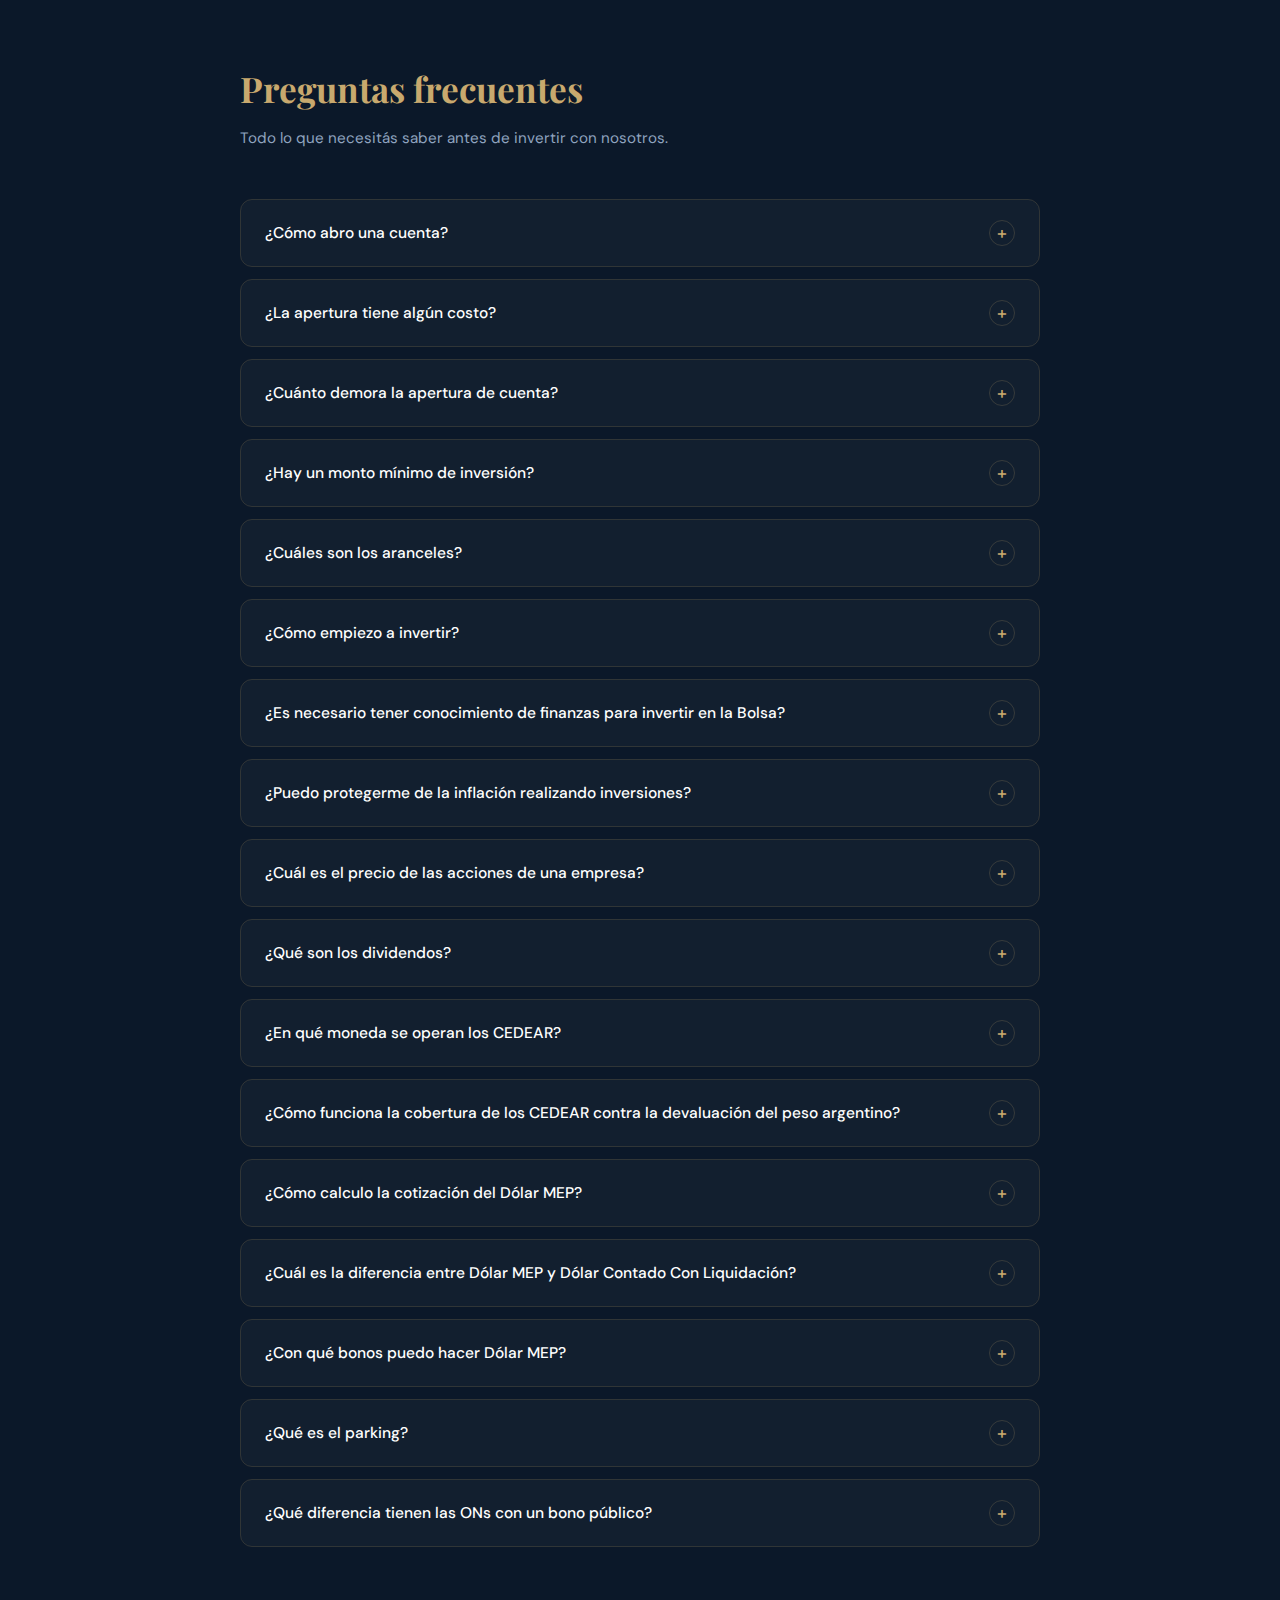
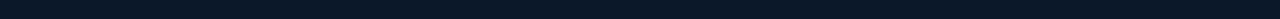
<file: faq.html>
<!DOCTYPE html>
<html lang="es">
<head>
  <meta charset="UTF-8" />
  <meta name="viewport" content="width=device-width, initial-scale=1.0"/>
  <title>FAQ – Preguntas Frecuentes | Gorostiaga Bursátil</title>
  <link href="https://fonts.googleapis.com/css2?family=Playfair+Display:wght@400;600;700&family=DM+Sans:wght@300;400;500&display=swap" rel="stylesheet"/>
  <style>
    :root {
      --navy: #0b1829;
      --navy-mid: #122240;
      --gold: #c8a96e;
      --gold-light: #f0d080;
      --border: rgba(200,169,110,0.2);
      --text-muted: #8fa3bf;
    }
    * { box-sizing: border-box; margin: 0; padding: 0; }
    body {
      font-family: 'DM Sans', sans-serif;
      background: var(--navy);
      color: #fff;
      padding: 60px 24px;
      line-height: 1.65;
    }
    .container { max-width: 800px; margin: 0 auto; }
    h1 {
      font-family: 'Playfair Display', serif;
      font-size: 2.2rem;
      color: var(--gold);
      margin-bottom: 8px;
    }
    .subtitle {
      color: var(--text-muted);
      font-size: 0.95rem;
      margin-bottom: 48px;
    }

    /* FAQ item */
    .faq-item {
      border: 1px solid var(--border);
      border-radius: 12px;
      margin-bottom: 12px;
      overflow: hidden;
      transition: border-color 0.25s ease;
    }
    .faq-item.open { border-color: rgba(200,169,110,0.45); }

    .faq-question {
      width: 100%;
      background: rgba(255,255,255,0.03);
      border: none;
      cursor: pointer;
      display: flex;
      align-items: center;
      justify-content: space-between;
      gap: 16px;
      padding: 20px 24px;
      text-align: left;
      color: #fff;
      font-family: 'DM Sans', sans-serif;
      font-size: 0.97rem;
      font-weight: 500;
      transition: background 0.2s ease;
    }
    .faq-question:hover { background: rgba(200,169,110,0.06); }
    .faq-item.open .faq-question { background: rgba(200,169,110,0.07); }

    .faq-icon {
      flex-shrink: 0;
      width: 26px;
      height: 26px;
      border-radius: 50%;
      border: 1px solid var(--border);
      display: flex;
      align-items: center;
      justify-content: center;
      font-size: 1.1rem;
      color: var(--gold);
      transition: transform 0.3s ease, background 0.2s ease;
    }
    .faq-item.open .faq-icon {
      transform: rotate(45deg);
      background: rgba(200,169,110,0.15);
    }

    .faq-answer {
      max-height: 0;
      overflow: hidden;
      transition: max-height 0.35s ease, padding 0.25s ease;
      padding: 0 24px;
    }
    .faq-item.open .faq-answer {
      max-height: 400px;
      padding: 4px 24px 22px;
    }
    .faq-answer p {
      font-size: 0.92rem;
      color: rgba(255,255,255,0.62);
      line-height: 1.75;
    }
    .faq-answer a {
      color: var(--gold);
      text-decoration: underline;
    }
  </style>
</head>
<body>
<div class="container">

  <h1>Preguntas frecuentes</h1>
  <p class="subtitle">Todo lo que necesitás saber antes de invertir con nosotros.</p>

  <div class="faq-list">

    <div class="faq-item">
      <button class="faq-question">
        ¿Cómo abro una cuenta?
        <span class="faq-icon">+</span>
      </button>
      <div class="faq-answer">
        <p>Para abrir su cuenta con nosotros, siga los pasos detallados en la sección <a href="https://gorostiagabursatil.com/abrir-cuenta/" target="_blank">ABRIR CUENTA</a>.</p>
      </div>
    </div>

    <div class="faq-item">
      <button class="faq-question">
        ¿La apertura tiene algún costo?
        <span class="faq-icon">+</span>
      </button>
      <div class="faq-answer">
        <p>Abrir su cuenta en Gorostiaga Bursátil no tiene costo alguno.</p>
      </div>
    </div>

    <div class="faq-item">
      <button class="faq-question">
        ¿Cuánto demora la apertura de cuenta?
        <span class="faq-icon">+</span>
      </button>
      <div class="faq-answer">
        <p>Por lo general es inmediata, pero puede demorar hasta 48 hs. en casos excepcionales.</p>
      </div>
    </div>

    <div class="faq-item">
      <button class="faq-question">
        ¿Hay un monto mínimo de inversión?
        <span class="faq-icon">+</span>
      </button>
      <div class="faq-answer">
        <p>No hay montos mínimos para operar. Podrás realizar tus inversiones por los montos que desees desde la plataforma.</p>
      </div>
    </div>

    <div class="faq-item">
      <button class="faq-question">
        ¿Cuáles son los aranceles?
        <span class="faq-icon">+</span>
      </button>
      <div class="faq-answer">
        <p>Encontrá toda la información arancelaria en el apartado de la página de inversiones.</p>
      </div>
    </div>

    <div class="faq-item">
      <button class="faq-question">
        ¿Cómo empiezo a invertir?
        <span class="faq-icon">+</span>
      </button>
      <div class="faq-answer">
        <p>Simple: abrí tu cuenta con nosotros, ingresá fondos y operá desde la plataforma, o contactate con uno de nuestros Asesores Financieros para definir tu cartera de inversión.</p>
      </div>
    </div>

    <div class="faq-item">
      <button class="faq-question">
        ¿Es necesario tener conocimiento de finanzas para invertir en la Bolsa?
        <span class="faq-icon">+</span>
      </button>
      <div class="faq-answer">
        <p>No es necesario poseer conocimientos sobre finanzas para invertir en la Bolsa. Cuando operás con nosotros, contás con el asesoramiento de expertos profesionales en la materia para resolver tus inquietudes y ayudarte a entender con explicaciones claras cómo trabajan los mercados.</p>
      </div>
    </div>

    <div class="faq-item">
      <button class="faq-question">
        ¿Puedo protegerme de la inflación realizando inversiones?
        <span class="faq-icon">+</span>
      </button>
      <div class="faq-answer">
        <p>Sí. Al aumentar el precio de los bienes y servicios aumentan también los ingresos de las empresas que los producen. Por lo tanto, suben sus beneficios y el valor de sus inversiones, generalmente por sobre el nivel de la inflación.</p>
      </div>
    </div>

    <div class="faq-item">
      <button class="faq-question">
        ¿Cuál es el precio de las acciones de una empresa?
        <span class="faq-icon">+</span>
      </button>
      <div class="faq-answer">
        <p>El precio de las acciones varía en función de la oferta y la demanda. Además de los dividendos (pagos de ganancias a los accionistas) a los que tenés derecho por poseer las acciones, podrás ganar dinero si vendés por un valor mayor al que compraste.</p>
      </div>
    </div>

    <div class="faq-item">
      <button class="faq-question">
        ¿Qué son los dividendos?
        <span class="faq-icon">+</span>
      </button>
      <div class="faq-answer">
        <p>Cuando una empresa obtiene beneficios, la dirección decide si los reinvierte en el negocio o los paga a los accionistas en forma de dividendos. Por lo general, las empresas que pagan dividendos en efectivo lo hacen semestralmente, aunque en ocasiones pueden decidir pagar un dividendo extraordinario.</p>
      </div>
    </div>

    <div class="faq-item">
      <button class="faq-question">
        ¿En qué moneda se operan los CEDEAR?
        <span class="faq-icon">+</span>
      </button>
      <div class="faq-answer">
        <p>Podés comprar y vender los CEDEARs de Acciones y ETF tanto en pesos como en dólares.</p>
      </div>
    </div>

    <div class="faq-item">
      <button class="faq-question">
        ¿Cómo funciona la cobertura de los CEDEAR contra la devaluación del peso argentino?
        <span class="faq-icon">+</span>
      </button>
      <div class="faq-answer">
        <p>Si bien la cotización del CEDEAR depende de la libre interacción entre oferta y demanda, su precio está directamente relacionado a tres factores: la cotización de la acción en su mercado de origen (en dólares), la cotización del dólar implícito "Contado con Liquidación" (CCL) y su ratio de conversión. Por otra parte, cualquier movimiento del CCL también repercutirá directamente en la cotización de tu CEDEAR.</p>
      </div>
    </div>

    <div class="faq-item">
      <button class="faq-question">
        ¿Cómo calculo la cotización del Dólar MEP?
        <span class="faq-icon">+</span>
      </button>
      <div class="faq-answer">
        <p>La cotización del Dólar MEP es el resultado de dividir el precio del activo en pesos al momento de comprarlo, por el precio del activo en dólares al momento de venderlo.</p>
      </div>
    </div>

    <div class="faq-item">
      <button class="faq-question">
        ¿Cuál es la diferencia entre Dólar MEP y Dólar Contado Con Liquidación?
        <span class="faq-icon">+</span>
      </button>
      <div class="faq-answer">
        <p><strong style="color:#c8a96e">Dólar MEP (o Dólar Bolsa):</strong> consiste en la compra de un bono en pesos y su posterior venta en dólares, en especie "D", en el mercado local.<br><br>
        <strong style="color:#c8a96e">Dólar CCL (Contado Con Liquidación):</strong> consiste en la compra de un bono con pesos y su posterior venta en dólares, en especie "C", en el mercado de Estados Unidos. Para invertir en Dólar CCL es necesario contar con una cuenta en el extranjero, donde se liquidará el saldo resultante.</p>
      </div>
    </div>

    <div class="faq-item">
      <button class="faq-question">
        ¿Con qué bonos puedo hacer Dólar MEP?
        <span class="faq-icon">+</span>
      </button>
      <div class="faq-answer">
        <p>Podés operar Dólar MEP con cualquier bono que cotice tanto en pesos como en dólares (especie D). Por ejemplo: Bonos AL30 y GD30, cuyas especies en dólares son AL30D y GD30D.</p>
      </div>
    </div>

    <div class="faq-item">
      <button class="faq-question">
        ¿Qué es el parking?
        <span class="faq-icon">+</span>
      </button>
      <div class="faq-answer">
        <p>Parking es el término que se utiliza en el mercado para referirse a la cantidad de días hábiles que un inversor debe mantener los títulos comprados en su portafolio desde el momento de su liquidación, antes de poder venderlos.</p>
      </div>
    </div>

    <div class="faq-item">
      <button class="faq-question">
        ¿Qué diferencia tienen las ONs con un bono público?
        <span class="faq-icon">+</span>
      </button>
      <div class="faq-answer">
        <p>La única diferencia es que las Obligaciones Negociables (ONs) son emitidas por entidades privadas, mientras que los bonos públicos son emitidos por entes públicos.</p>
      </div>
    </div>

  </div><!-- /.faq-list -->
</div><!-- /.container -->

<script>
  document.querySelectorAll('.faq-question').forEach(btn => {
    btn.addEventListener('click', () => {
      const item = btn.closest('.faq-item');
      const isOpen = item.classList.contains('open');
      // Cerrar todos
      document.querySelectorAll('.faq-item.open').forEach(el => el.classList.remove('open'));
      // Abrir el clickeado si estaba cerrado
      if (!isOpen) item.classList.add('open');
    });
  });
</script>
</body>
</html>
</file>
